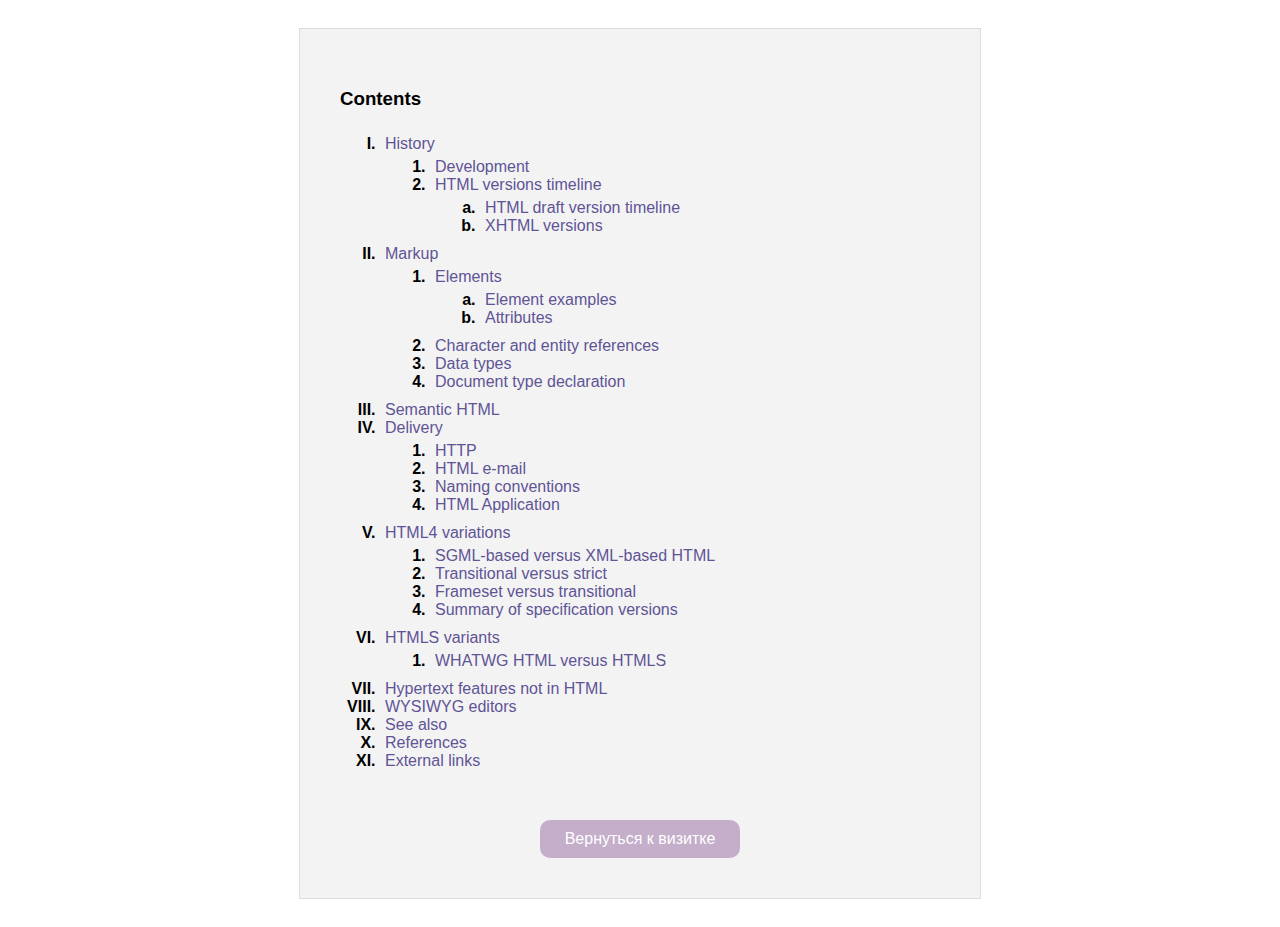
<file: Contents/index-contents.html>
<!DOCTYPE html>
<html lang="ru">
<head>
    <meta charset="UTF-8">
    <title>Contents - Задание 2</title>
    <link rel="stylesheet" href="style-contents.css">
</head>
<body>

    <div class="paper-sheet">
        <h3>Contents</h3>

        <ol class="roman-list">
            <li><span>History</span>
                <ol class="decimal-list">
                    <li><span>Development</span></li>
                    <li><span>HTML versions timeline</span>
                        <ol class="alpha-list">
                            <li><span>HTML draft version timeline</span></li>
                            <li><span>XHTML versions</span></li>
                        </ol>
                    </li>
                </ol>
            </li>
            <li><span>Markup</span>
                <ol class="decimal-list">
                    <li><span>Elements</span>
                        <ol class="alpha-list">
                            <li><span>Element examples</span></li>
                            <li><span>Attributes</span></li>
                        </ol>
                    </li>
                    <li><span>Character and entity references</span></li>
                    <li><span>Data types</span></li>
                    <li><span>Document type declaration</span></li>
                </ol>
            </li>
            <li><span>Semantic HTML</span></li>
            <li><span>Delivery</span>
                <ol class="decimal-list"> 
                    <li><span>HTTP</span> </li>
                    <li><span>HTML e-mail</span> </li>
                    <li><span>Naming conventions</span> </li>
                    <li><span>HTML Application</span> </li>
                </ol>
            </li>
            <li><span>HTML4 variations</span>
                <ol class="decimal-list">
                    <li><span>SGML-based versus XML-based HTML</span></li>
                    <li><span>Transitional versus strict</span></li>
                    <li><span>Frameset versus transitional</span></li>
                    <li><span>Summary of specification versions</span></li>
                </ol>
            </li>
            <li><span>HTMLS variants</span>
                <ol class="decimal-list">
                    <li><span>WHATWG HTML versus HTMLS</span></li>
                </ol>
            </li>
            <li><span>Hypertext features not in HTML</span></li>
            <li><span>WYSIWYG editors</span></li>
            <li><span>See also</span></li>
            <li><span>References</span></li>
            <li><span>External links</span></li>

        </ol>

        <div class="bottom-nav">
            <a href="../index.html" class="btn-back">Вернуться к визитке</a>
        </div>
    </div>

</body>
</html>
</file>
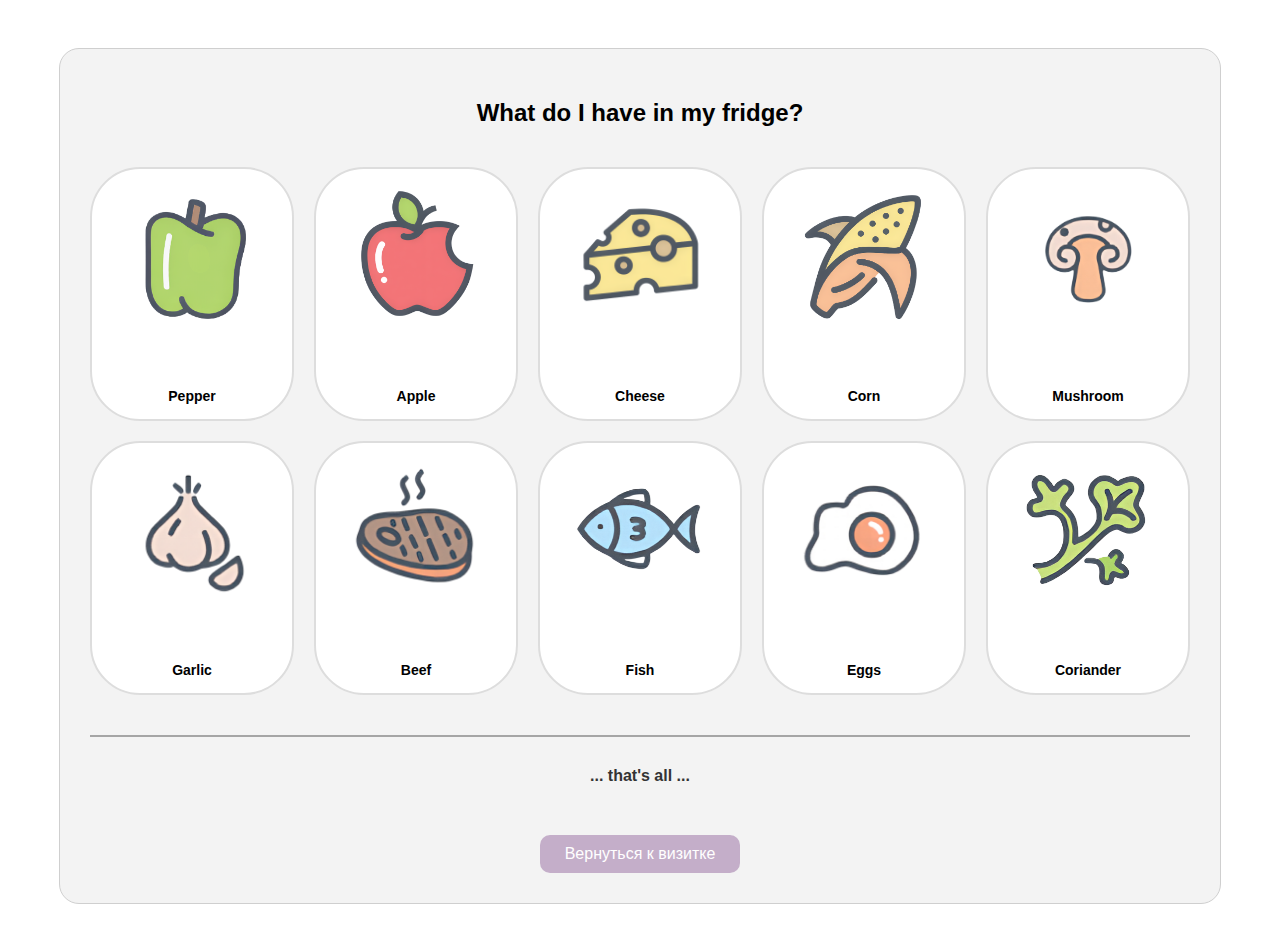
<file: Fridge/index-fridge.html>
<!DOCTYPE html>
<html lang="ru">
<head>
    <meta charset="UTF-8">
    <title>What do I have in my fridge?</title>
    <link rel="stylesheet" href="style-fridge.css">
</head>
<body>

    <div class="fridge-wrapper">
        <h2>What do I have in my fridge?</h2>
        <div class="flex-container">
            <div class="product-card">
                <div class="image-wrapper">
                    <img src="images/pepper.png" alt="Фото студента">
                </div>
                <div class="name">Pepper</div>
            </div>

            <div class="product-card">
                <div class="image-wrapper">
                    <img src="images/apple.png" alt="Фото студента">
                </div>
                <div class="name">Apple</div>
            </div>

            <div class="product-card">
                <div class="image-wrapper">
                    <img src="images/cheese.png" alt="Фото студента">
                </div>
                <div class="name">Cheese</div>
            </div>

            <div class="product-card">
                <div class="image-wrapper">
                    <img src="images/corn.png" alt="Фото студента">
                </div>
                <div class="name">Corn</div>
            </div>

            <div class="product-card">
                <div class="image-wrapper">
                    <img src="images/mushroom.png" alt="Фото студента">
                </div>
                <div class="name">Mushroom</div>
            </div>

            <div class="product-card">
                <div class="image-wrapper">
                    <img src="images/garlic.png" alt="Фото студента">
                </div>
                <div class="name">Garlic</div>
            </div>

            <div class="product-card">
                <div class="image-wrapper">
                    <img src="images/beef.png" alt="Фото студента">
                </div>
                <div class="name">Beef</div>
            </div>

            <div class="product-card">
                <div class="image-wrapper">
                    <img src="images/fish.png" alt="Фото студента">
                </div>
                <div class="name">Fish</div>
            </div>

            <div class="product-card">
                <div class="image-wrapper">
                    <img src="images/eggs.png" alt="Фото студента">
                </div>
                <div class="name">Eggs</div>
            </div>
            
            <div class="product-card">
                <div class="image-wrapper">
                    <img src="images/coriander.png" alt="Фото студента">
                </div>
                <div class="name">Coriander</div>
            </div>
        </div>
    
        <hr>

        <div class="footer-note">... that's all ...</div>

        <div class="bottom-nav">
            <a href="../index.html" class="btn-back">Вернуться к визитке</a>
        </div>
    </div>

</body>
</html>
</file>
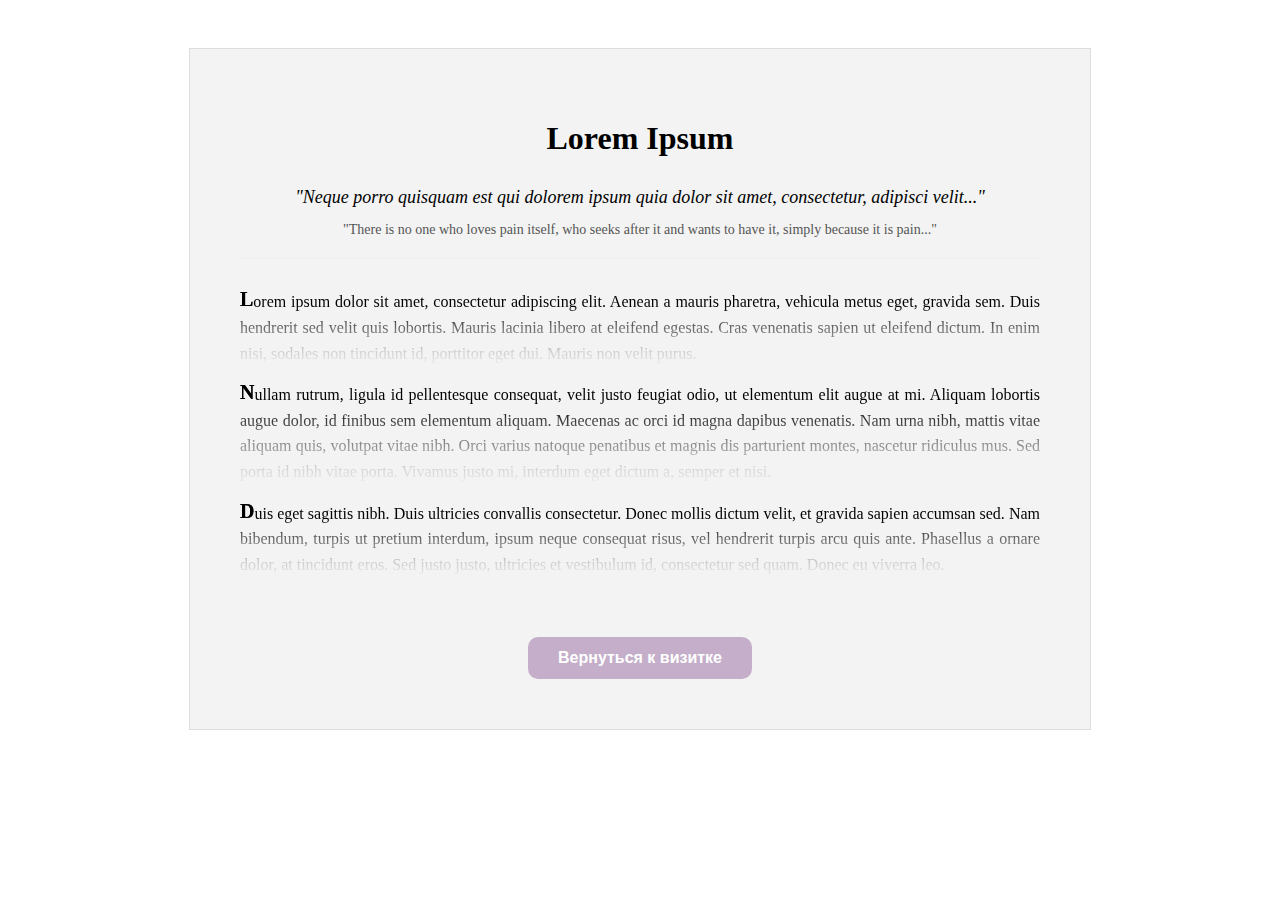
<file: Lorem/index-lorem.html>
<!DOCTYPE html>
<html lang="ru">
<head>
    <meta charset="UTF-8">
    <title>Задание 2: Lorem Ipsum</title>
    <link rel="stylesheet" href="style-lorem.css">
</head>
<body>

    <div class="paper-sheet">
        <h1>Lorem Ipsum</h1>

        <div class="quote-section">
            <p class="italic-text">"Neque porro quisquam est qui dolorem ipsum quia dolor sit amet, consectetur, adipisci velit..."</p>
            <p class="small-text">"There is no one who loves pain itself, who seeks after it and wants to have it, simply because it is pain..."</p>
        </div>

        <hr>

        <div class="main-text">
            <p><span class="first-letter">L</span>orem ipsum dolor sit amet, consectetur adipiscing elit. Aenean a mauris pharetra, vehicula metus eget, gravida sem. Duis hendrerit sed velit quis lobortis. Mauris lacinia libero at eleifend egestas. Cras venenatis sapien ut eleifend dictum. In enim nisi, sodales non tincidunt id, porttitor eget dui. Mauris non velit purus.</span></p>
        </div>

        <div class="main-text">
            <p><span class="first-letter">N</span>ullam rutrum, ligula id pellentesque consequat, velit justo feugiat odio, ut elementum elit augue at mi. Aliquam lobortis augue dolor, id finibus sem elementum aliquam. Maecenas ac orci id magna dapibus venenatis. Nam urna nibh, mattis vitae aliquam quis, volutpat vitae nibh. Orci varius natoque penatibus et magnis dis parturient montes, nascetur ridiculus mus. Sed porta id nibh vitae porta. Vivamus justo mi, interdum eget dictum a, semper et nisi.</span></p>
           
        </div>

        <div class="main-text">
            <p><span class="first-letter">D</span>uis eget sagittis nibh. Duis ultricies convallis consectetur. Donec mollis dictum velit, et gravida sapien accumsan sed. Nam bibendum, turpis ut pretium interdum, ipsum neque consequat risus, vel hendrerit turpis arcu quis ante. Phasellus a ornare dolor, at tincidunt eros. Sed justo justo, ultricies et vestibulum id, consectetur sed quam. Donec eu viverra leo.</span></p>
        </div>

        <div class="bottom-nav">
            <a href="../index.html" class="btn-back">Вернуться к визитке</a>
        </div>
    </div>

</body>
</html>
</file>
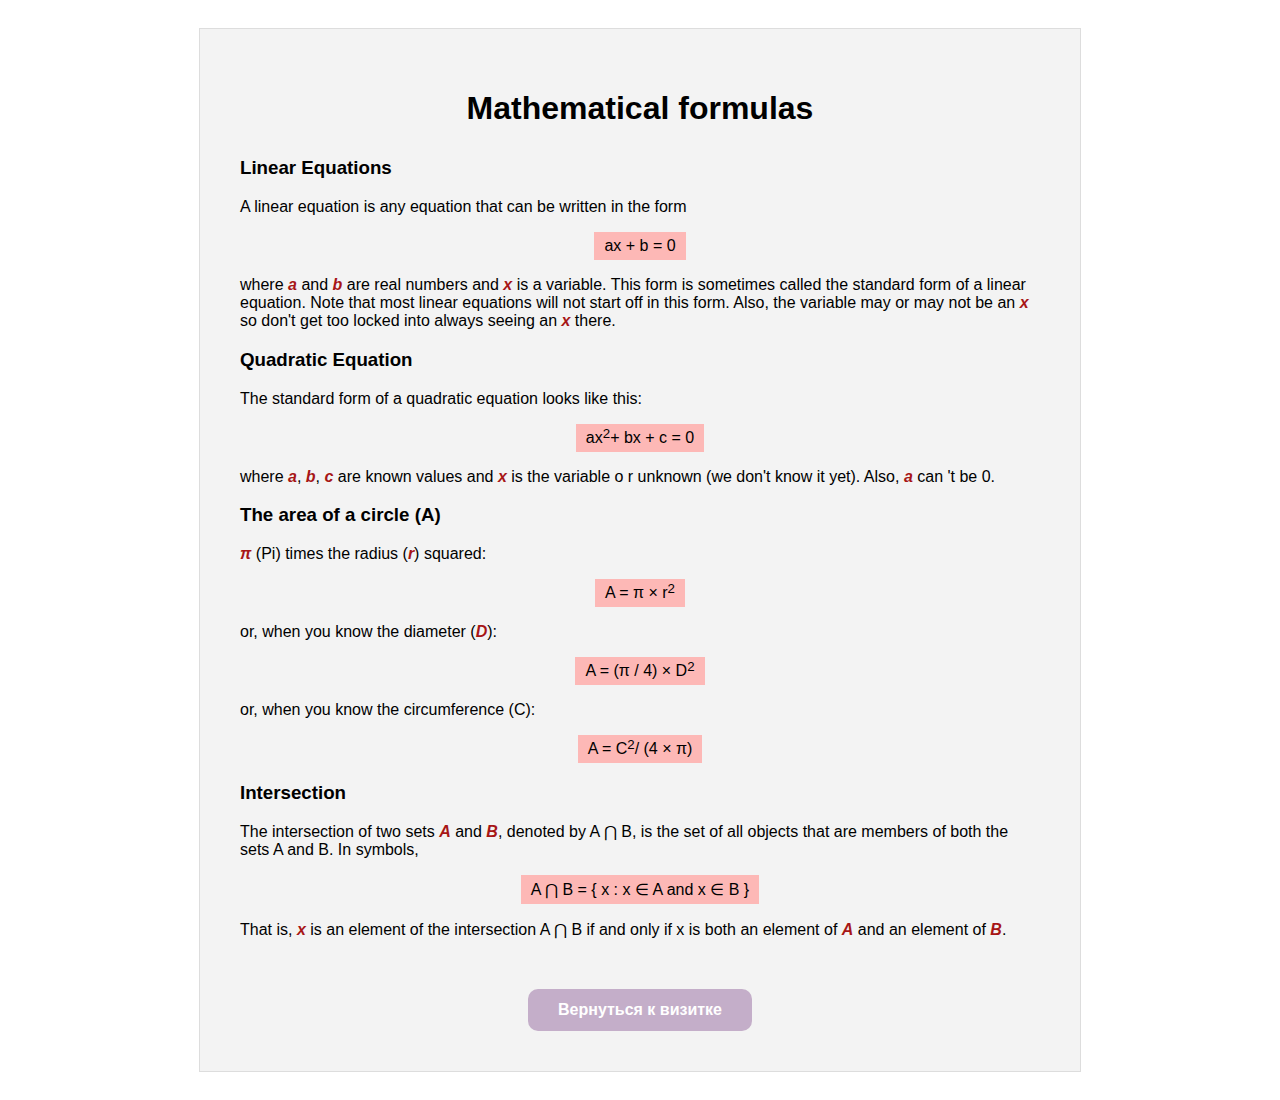
<file: Math/index-math.html>
<!DOCTYPE html>
<html lang="ru">
<head>
    <meta charset="UTF-8">
    <title>Mathematical formulas</title>
    <link rel="stylesheet" href="style-math.css">
</head>
<body>

    <div class="paper-sheet">
        <h1>Mathematical formulas</h1>

        <h3>Linear Equations</h3>
        <p>A linear equation is any equation that can be written in the form</p>
        <div class="formula-box">ax + b = 0</div>
        <p>where <span class="var">a</span> and <span class="var">b</span> are real numbers and <span class="var">x</span> is a variable. This form is sometimes called the standard form of a linear
equation. Note that most linear equations will not start off in this form. Also, the variable may or may not be an <span class="var">x</span>
so don't get too locked into always seeing an <span class="var">x</span> there.</p>

        <h3>Quadratic Equation</h3>
        <p>The standard form of a quadratic equation looks like this:</p>
        <div class="formula-box">ax<sup>2</sup> + bx + c = 0</div>
        <p>where <span class="var">a</span>, <span class="var">b</span>, <span class="var">c</span> are known values and <span class="var">x</span> is the variable o r unknown (we don't know it yet). Also, <span class="var">a</span> can 't be 0.</p>

        <h3>The area of a circle (A)</h3>
        <p><span class="var">&pi;</span> (Pi) times the radius (<span class="var">r</span>) squared:</p>
        <div class="formula-box">A = &pi; &times; r<sup>2</sup></div>

        <p>or, when you know the diameter (<span class="var">D</span>):</p>
        <div class="formula-box">A = (&pi; / 4) &times; D<sup>2</sup></div>

        <p>or, when you know the circumference (C):</p>
        <div class="formula-box">A = C<sup>2</sup>/ (4 &times; &pi;)</div>

        <h3>Intersection</h3>
        <p>The intersection of two sets <span class="var">A</span> and <span class="var">B</span>, denoted by A ⋂ B, is the set of all objects that are members of both the sets
A and B. In symbols,</p>
        <div class="formula-box">A ⋂ B = { x : x &isin; A and x &isin; B }</div>
        <p>That is, <span class="var">x</span> is an element of the intersection A ⋂ B if and only if x is both an element of <span class="var">A</span> and an element of <span class="var">B</span>.</p>

        <div class="bottom-nav">
            <a href="../index.html" class="btn-back">Вернуться к визитке</a>
        </div>
    </div>

</body>
</html>
</file>
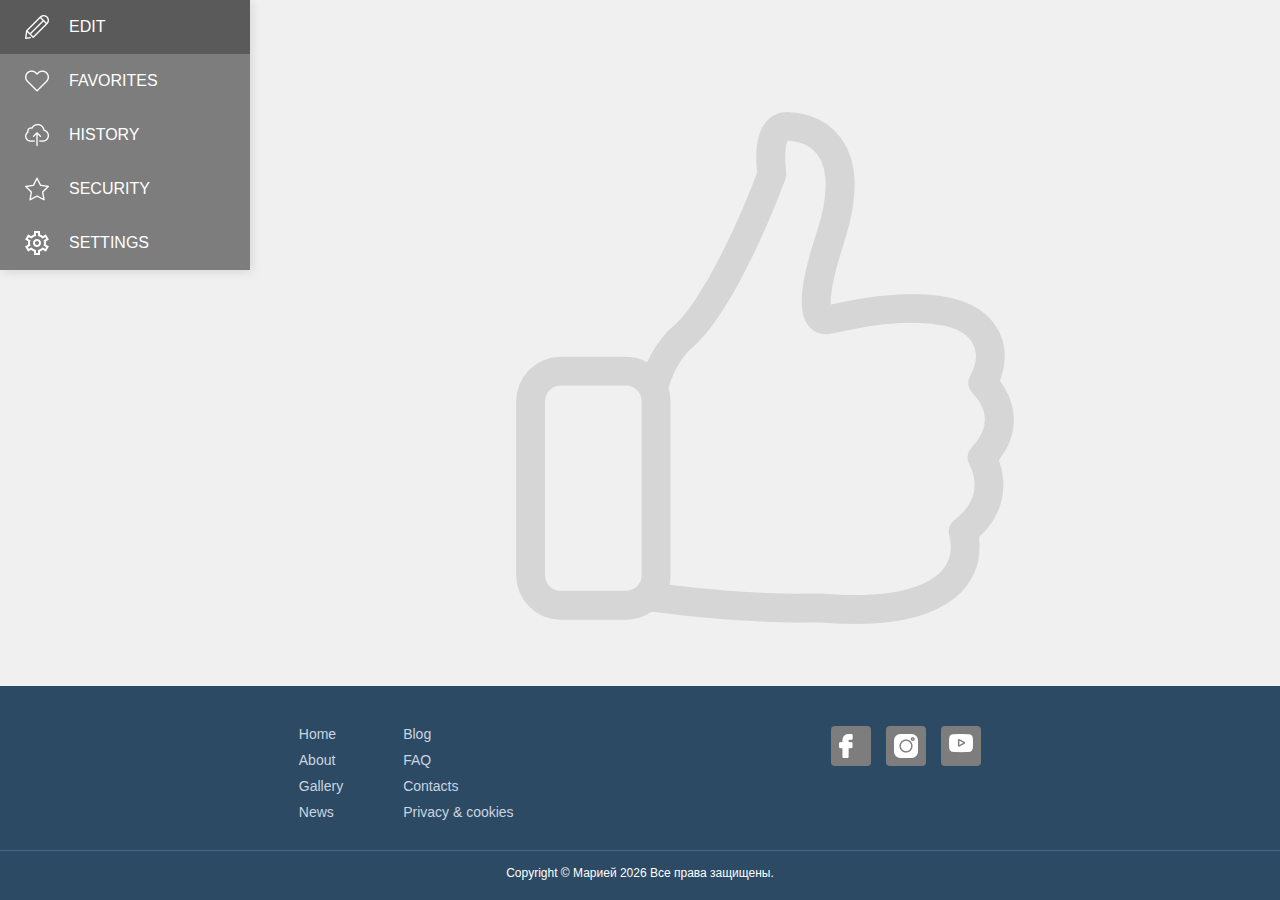
<file: Menu-Footer/index-menu-footer.html>
<!DOCTYPE html>
<html lang="ru">
<head>
    <meta charset="UTF-8">
    <title>Menu and Footer Project</title>
    <link rel="stylesheet" href="style-menu-footer.css">
</head>
<body>

    <nav class="vertical-menu">
        <a href="../Lorem/index-lorem.html" class="menu-item">
            <img src="icons/edit.png" alt="Edit">
            <span>EDIT</span>
        </a>
        <a href="../Seasons/index-seasons.html" class="menu-item">
            <img src="icons/heart.png" alt="Favorites">
            <span>FAVORITES</span>
        </a>
        <a href="../Vehicle/index-vehicle.html" class="menu-item">
            <img src="icons/upload.png" alt="History">
            <span>HISTORY</span>
        </a>
        <a href="../Fridge/index-fridge.html" class="menu-item">
            <img src="icons/star.png" alt="Security">
            <span>SECURITY</span>
        </a>
        <a href="../Contents/index-contents.html" class="menu-item">
            <img src="icons/settings.png" alt="Settings">
            <span>SETTINGS</span>
        </a>
    </nav>

    <div class="content-spacer">
        <img src="icons/free-icon-like-126473.png" alt="like">
        </div>

    <footer class="main-footer">
        <div class="footer-container">
            <div class="footer-links">
                <div class="column">
                    <a href="#">Home</a>
                    <a href="#">About</a>
                    <a href="#">Gallery</a>
                    <a href="#">News</a>
                </div>
                <div class="column">
                    <a href="#">Blog</a>
                    <a href="#">FAQ</a>
                    <a href="#">Contacts</a>
                    <a href="#">Privacy & cookies</a>
                </div>
            </div>

            <div class="social-icons">
                <a href="../index.html" class="social facebook"> <img src="icons/facebook.png" alt="Facebook"></a>
                <a href="../index.html" class="social instagram"> <img src="icons/instagram.png" alt="Instagram"></a>
                <a href="../index.html" class="social youtube"> <img src="icons/youtube.png" alt="YouTube"></a>
            </div>
        </div>
        <div class="copyright">
            Copyright © Марией 2026 Все права защищены.
        </div>
    </footer>

</body>
</html>
</file>
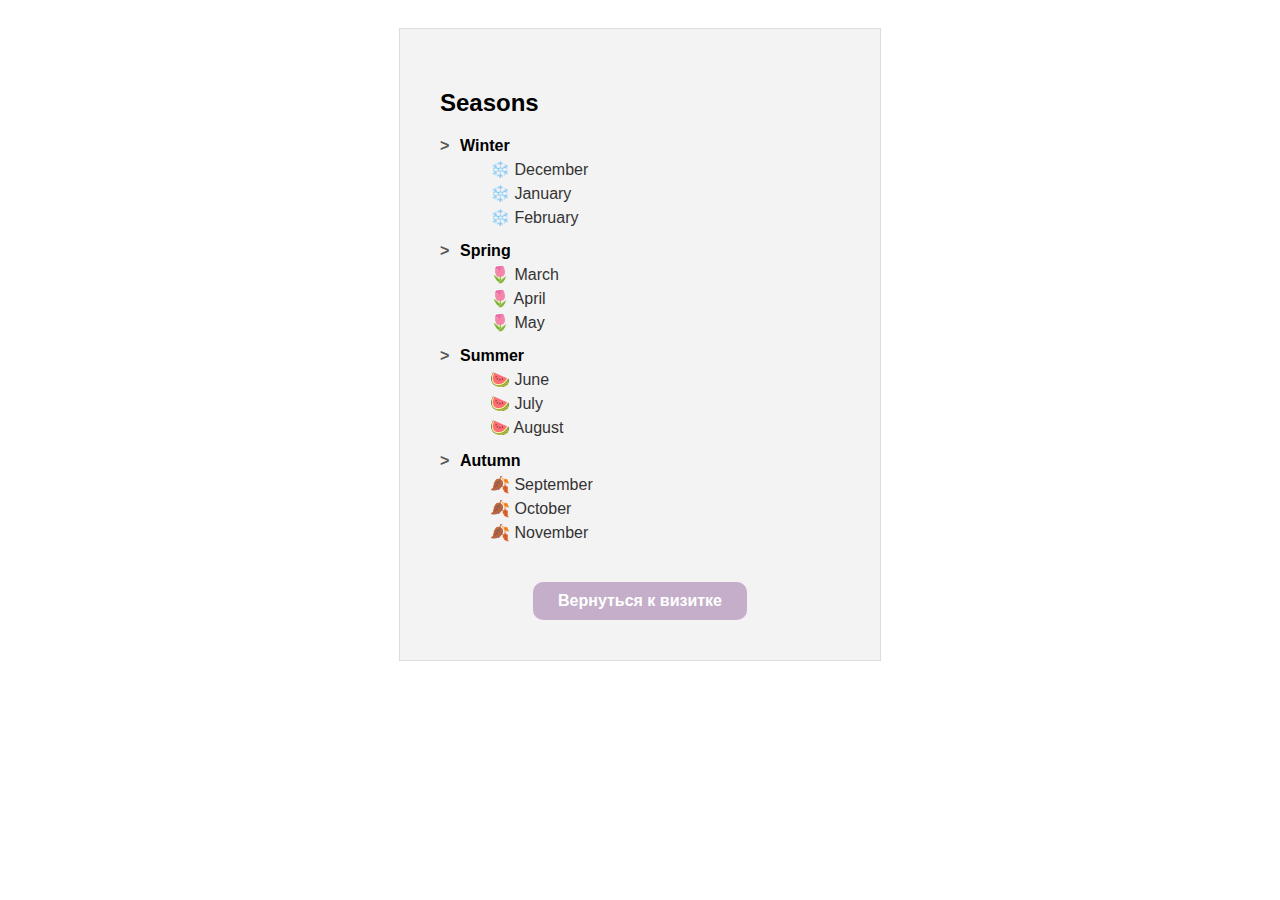
<file: Seasons/index-seasons.html>
<!DOCTYPE html>
<html lang="ru">
<head>
    <meta charset="UTF-8">
    <title>Задание 4</title>
    <link rel="stylesheet" href="style-seasons.css">
</head>
<body>

    <div class="paper-sheet">
        <h2>Seasons</h2>

        <ul class="main-list">
            <li>
                <strong>Winter</strong>
                <ul>
                    <li>❄️ December</li>
                    <li>❄️ January</li>
                    <li>❄️ February</li>
                </ul>
            </li>
            <li>
                <strong>Spring</strong>
                <ul>
                    <li>🌷 March</li>
                    <li>🌷 April</li>
                    <li>🌷 May</li>
                </ul>
            </li>
            <li>
                <strong>Summer</strong>
                <ul>
                    <li>🍉 June</li>
                    <li>🍉 July</li>
                    <li>🍉 August</li>
                </ul>
            </li>
            <li>
                <strong>Autumn</strong>
                <ul>
                    <li>🍂 September</li>
                    <li>🍂 October</li>
                    <li>🍂 November</li>
                </ul>
            </li>
        </ul>

        <div class="bottom-nav">
            <a href="../index.html" class="btn-back">Вернуться к визитке</a>
        </div>
    </div>

</body>
</html>
</file>
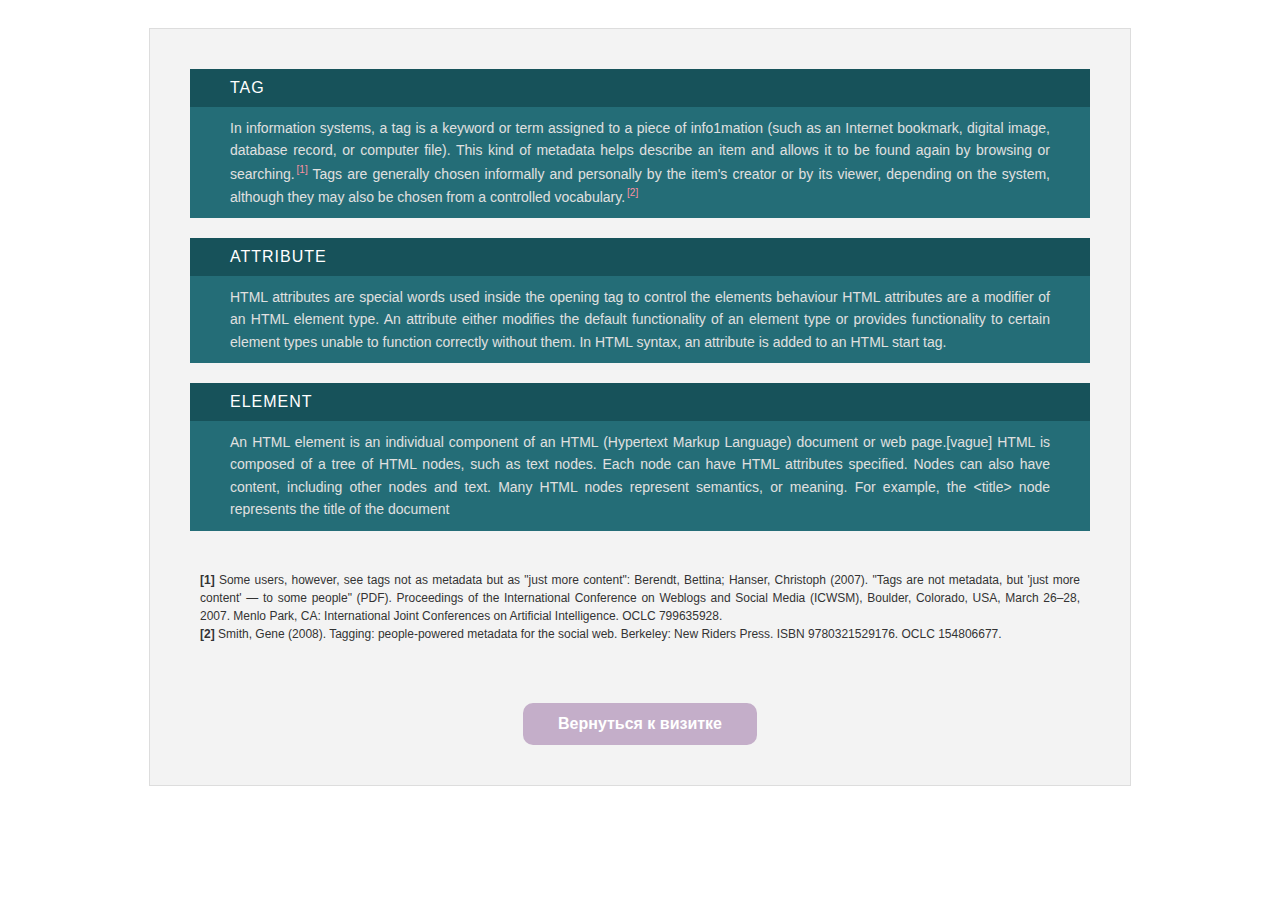
<file: TAE/index-tae.html>
<!DOCTYPE html>
<html lang="en">
<head>
    <meta charset="UTF-8">
    <meta name="viewport" content="width=device-width, initial-scale=1.0">
    <title>TAG-ATTRIBUTE-ELEMENT</title>
    <link rel="stylesheet" href="style-tae.css">
</head>
<body>
    <div class="papper-sheet">
        <div class="text-block">
            <h1>TAG</h1>
            <p>In information systems, a tag is a keyword or term assigned to a piece of info1mation (such as an Internet bookmark, digital
image, database record, or computer file). This kind of metadata helps describe an item and allows it to be found again by
browsing or searching.<sup>[1]</sup> Tags are generally chosen informally and personally by the item's creator or by its viewer,
depending on the system, although they may also be chosen from a controlled vocabulary.<sup>[2]</sup>
            </p>
        </div>

        <div class="text-block">
            <h1>ATTRIBUTE</h1>
            <p>HTML attributes are special words used inside the opening tag to control the elements behaviour HTML attributes are a
modifier of an HTML element type. An attribute either modifies the default functionality of an element type or provides
functionality to certain element types unable to function correctly without them. In HTML syntax, an attribute is added to an
HTML start tag.</p>
        </div>

        <div class="text-block">
            <h1>ELEMENT</h1>
            <p>An HTML element is an individual component of an HTML (Hypertext Markup Language) document or web page.[vague]
HTML is composed of a tree of HTML nodes, such as text nodes. Each node can have HTML attributes specified. Nodes can
also have content, including other nodes and text. Many HTML nodes represent semantics, or meaning. For example, the
&lt;title&gt; node represents the title of the document
            </p>
        </div>
        <footer class="sources">
                <strong>[1]</strong> Some users, however, see tags not as metadata but as "just more content": Berendt, Bettina; Hanser, Christoph (2007). "Tags are not metadata, but 'just more content' — to some people" (PDF). Proceedings of the International Conference on Weblogs and Social Media (ICWSM), Boulder, Colorado, USA, March 26–28, 2007. Menlo Park, CA: International Joint Conferences on Artificial Intelligence. OCLC 799635928. <br>
                <strong>[2]</strong> Smith, Gene (2008). Tagging: people-powered metadata for the social web. Berkeley: New Riders Press. ISBN 9780321529176. OCLC 154806677.    
            </footer>

        <div class="bottom-nav">
            <a href="../index.html" class="btn-back">Вернуться к визитке</a>
        </div>
    </div>
</body>
</html>
</file>
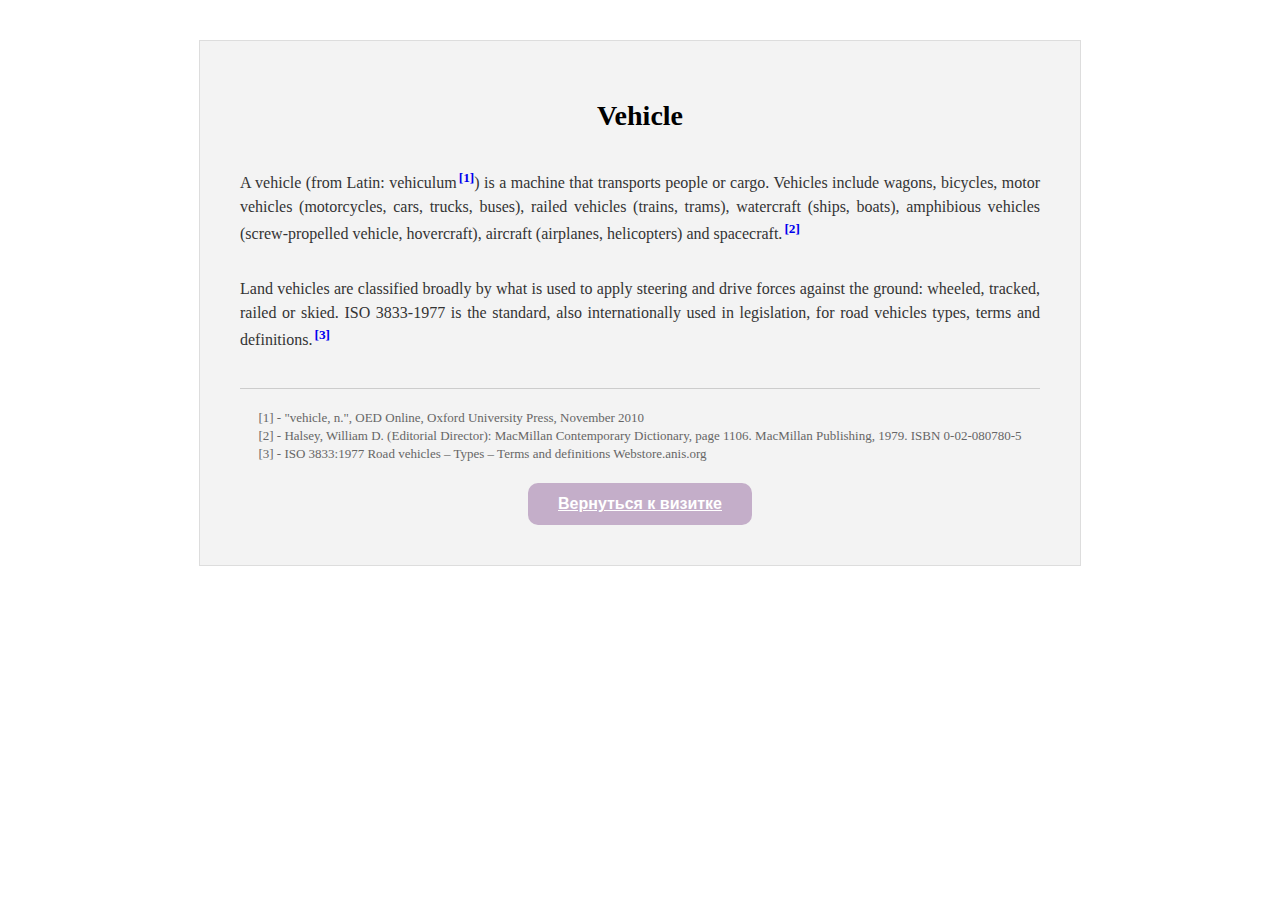
<file: Vehicle/index-vehicle.html>
<!DOCTYPE html>
<html lang="ru">
<head>
    <meta charset="UTF-8">
    <meta name="viewport" content="width=device-width, initial-scale=1.0">
    <title>Задание 1: Vehicle</title>
    <link rel="stylesheet" href="style-vehicle.css">
</head>
<body>

    <div class= "container">
        <section class="paper-sheet">
            <h1>Vehicle</h1>

            <p>
                A vehicle (from Latin: vehiculum<sup>[1]</sup>) is a machine that transports people or cargo. 
                Vehicles include wagons, bicycles, motor vehicles (motorcycles, cars, trucks, buses), 
                railed vehicles (trains, trams), watercraft (ships, boats), amphibious vehicles 
                (screw-propelled vehicle, hovercraft), aircraft (airplanes, helicopters) and spacecraft.<sup>[2]</sup>
            </p>

            <p>
                Land vehicles are classified broadly by what is used to apply steering and drive forces 
                against the ground: wheeled, tracked, railed or skied. ISO 3833-1977 is the standard, 
                also internationally used in legislation, for road vehicles types, terms and definitions.<sup>[3]</sup>
            </p>

            <hr>

            <footer class="sources">
                [1] - "vehicle, n.", OED Online, Oxford University Press, November 2010 <br>
                [2] - Halsey, William D. (Editorial Director): MacMillan Contemporary Dictionary, page 1106. MacMillan Publishing, 1979. ISBN 0-02-080780-5 <br>
                [3] - ISO 3833:1977 Road vehicles – Types – Terms and definitions Webstore.anis.org
            </footer>
            <div class="buttom-nav">
            <a href="../index.html" class="btn-back">Вернуться к визитке</a>
        </div>
        </section>
        

    </div>

</body>
</html>
</file>
<file: Contents/style-contents.css>
body {
    background-color: #ffffff;
    font-family: Arial, sans-serif;
    display: flex;
    justify-content: center;
    padding: 20px;
}

.paper-sheet {
    background-color: #f3f3f3;
    width: 600px;
    padding: 40px;
    border: 1px solid #ddd;
    text-align: left; /* Контент всегда слева */
}

h3 {
    font-weight: bold;
    margin-bottom: 25px;
}

/* Общие настройки для всех списков: жирная черная нумерация */
ol {
    font-weight: bold;
    color: black;
    margin-bottom: 10px;
}

/* Стили для текста: обычный шрифт и синеватый цвет */
ol li span {
    font-weight: normal;
    color: #605496; /* Цвет текста из примера */
    margin-left: 5px;
}

/* Типы нумерации для уровней */
.roman-list { list-style-type: upper-roman; } /* I. II. III. */
.decimal-list { list-style-type: decimal; }     /* 1. 2. 3. */
.alpha-list { list-style-type: lower-alpha; }   /* a. b. c. */

/* Настройка отступов для вложенности */
ol ol {
    margin-left: 10px;
    margin-top: 5px;
}

/* Кнопка */
.bottom-nav {
    margin-top: 50px;
    text-align: center;
}

.btn-back {
    display: inline-block;
    padding: 10px 25px;
    background-color: #c4aec9;
    color: white;
    text-decoration: none;
    border-radius: 10px;
}
</file>
<file: Fridge/style-fridge.css>
body {
    background-color: #ffffff;
    font-family: 'Segoe UI', Tahoma, Geneva, Verdana, sans-serif;
    display: flex;
    justify-content: center;
    padding: 40px;
}

.fridge-wrapper {
    background-color: #f3f3f3;
    width: fit-content;
    margin: 0 auto ;
    max-width: 1100px;
    padding: 30px;
    text-align: center;
    border-radius: 20px;
    border: 1px solid #cfcfcf;
}

h2 { margin-bottom: 40px; font-weight: bold; }


/* Сетка Flexbox */
.flex-container {
    display: flex;
    flex-wrap: wrap;
    justify-content: flex-start; 
    gap: 20px;
    margin-bottom: 40px;
    width: 100%;
}

/* Карточка продукта */
.product-card {
    width: 170px;
    height: 220px;
    border: 2px solid #ddd;
    border-radius: 50px;
    display: flex;
    flex-direction: column;
    align-items: center;
    padding: 15px;
    background-color: #fff;
}
.image-wrapper {
    width: 150px;  /* Жестко задаем ширину области под фото */
    height: 150px; /* Жестко задаем высоту области под фото */
    display: flex;
    align-items: center;
    justify-content: center;
    margin-bottom: 10px;
}
.image-wrapper img {
    max-width: 100%;
    max-height: 100%;
    border-radius: 10px;
}
.name {
    font-weight: bold;
    font-size: 14px;
    margin-top: auto; /* Прижимает название к низу, если картинка маленькая */
}

.footer-note {
    font-weight: bold;
    color: #333;
    margin-top: 20px;
}
hr {
    border: 0;
    border-top: 2px solid #a5a5a5;
    margin: 20px 0 30px 0;
}

/* Кнопка назад */
.bottom-nav { margin-top: 50px; }
.btn-back {
    display: inline-block;
    padding: 10px 25px;
    background-color: #c4aec9;
    color: white;
    text-decoration: none;
    border-radius: 10px;
}
</file>
<file: Lorem/style-lorem.css>
body {
    background-color: #ffffff;
    font-family: "Times New Roman", Times, serif;
    display: flex;
    justify-content: center;
    padding: 40px 20px;
}
.main-text {
    width: 100%;
    /* Создаем градиент: от черного сверху до почти белого снизу */
    background: linear-gradient(to bottom, #000 20%, #ccc 80%, #eee 100%);
    background-clip: text;
    -webkit-text-fill-color: transparent;
    text-align: justify;
    line-height: 1.6;
}

.paper-sheet {
    background-color: #f3f3f3;
    max-width: 800px;
    padding: 50px;
    border: 1px solid #ddd;
    text-align: justify; /* Ровный край текста */
}

h1 {
    text-align: center;
    font-size: 32px;
    margin-bottom: 30px;
}

/* Стили для цитат под заголовком */
.quote-section {
    text-align: center;
    margin-bottom: 20px;
}

.italic-text {
    font-style: italic;
    font-size: 18px;
    margin-bottom: 5px;
}

.small-text {
    font-size: 14px;
    color: #555;
}

hr {
    border: 0;
    border-top: 1px solid #eee;
    margin: 20px 0 30px 0;
}

/* Буквица (первая буква) */
.first-letter {
    font-weight: bold;
    font-size: 20px;
    float: left; /* Чтобы текст обтекал букву */
    line-height: 1;
}


/* Кнопка навигации (без теней) */
.bottom-nav {
    margin-top: 60px;
    text-align: center;
}

.btn-back {
    display: inline-block;
    padding: 12px 30px;
    background-color: #c4aec9;
    color: white;
    text-decoration: none;
    border-radius: 10px;
    font-family: Arial, sans-serif;
    font-weight: bold;
}
</file>
<file: Math/style-math.css>
body {
    background-color: #ffffff;
    font-family: Arial, sans-serif;
    display: flex;
    justify-content: center;
    padding: 20px;
}
sup{
    position: relative;
    top: -0.2em;             
}

.paper-sheet {
    background-color: #f3f3f3;
    max-width: 800px;
    padding: 40px;
    border: 1px solid #ddd;
}

h1 { text-align: center; margin-bottom: 30px; }

/* Розовые блоки для формул */
.formula-box {
    background-color: #fdb8b6; 
    display: flex;
    width: fit-content;
    padding: 5px 10px;
    margin: 15px auto;
    font-family: Arial, Helvetica, sans-serif;
    text-align: center;
}


.var {
    color: #a71616;
    font-style: italic;
    font-weight: bold;
}

.bottom-nav {
    margin-top: 50px;
    text-align: center;
}

.btn-back {
    display: inline-block;
    padding: 12px 30px;
    background-color: #c4aec9;
    color: white;
    text-decoration: none;
    border-radius: 10px;
    font-weight: bold;
}
</file>
<file: Menu-Footer/style-menu-footer.css>
/* Общие настройки страницы */
body {
    margin: 0;
    padding: 0;
    font-family: Arial, sans-serif;
    background-color: #f0f0f0;
    min-height: 100vh;      /* Растягиваем на всю высоту экрана */
    display: flex;
    flex-direction: column; /* Элементы идут друг за другом сверху вниз */
}

/* --- Задание №2: Вертикальное меню --- */
.vertical-menu {
    width: 250px;
    background-color: #7d7d7d; /* Основной серый фон */
    position: absolute;        /* Вырываем из потока и прижимаем к углу */
    box-shadow: 2px 2px 10px rgba(0,0,0,0.1);
}

.menu-item {
    display: flex;
    align-items: center;
    padding: 15px 25px;
    text-decoration: none;
    color: white;
    transition: background 0.3s;
}

.menu-item img {
    width: 24px;
    margin-right: 20px;
}

/* Эффект как у SECURITY на скриншоте */
.menu-item:hover {
    background-color: #5a5a5a; 
}

/* --- Задание №4: Футер --- */
.main-footer {
    background-color: #2c4a63; /* Темно-синий фон */
    color: white;
    padding: 40px 0 20px 0;
    margin-top: auto;          /* МАГИЯ: прижимает футер к самому низу страницы */
    width: 100%;
}

.footer-container {
    display: flex;
    justify-content: space-around;
    max-width: 1000px;
    margin: 0 auto;
}

/* Колонки и ссылки */
.footer-links { display: flex; gap: 60px; }
.column { display: flex; flex-direction: column; gap: 10px; }

.footer-links a {
    color: #cbd5e0;
    text-decoration: none;
    font-size: 14px;
}

.footer-links a:hover {
    text-decoration: underline; /* Подчеркивание при наведении */
}

/* Иконки соцсетей с фоновыми картинками */
.social-icons { display: flex; gap: 15px; }

.social {
    width: 40px;
    height: 40px;
    background-color: #7d7d7d; /* Серый фон иконок по умолчанию */
    border-radius: 4px;
    background-size: 60%;
    background-position: center;
    background-repeat: no-repeat;
    display: flex;          /* Делаем квадрат флекс-контейнером */
    align-items: center;    /* Центрируем иконку по вертикали */
    justify-content: center; /* Центрируем иконку по горизонтали */
    transition: background-color 0.3s; /* Плавная смена цвета */
    cursor: pointer;
}

/* Пример смены цвета фона (как в ТЗ через background-image/color) */
.youtube:hover {
    background-color: #ff0000; /* Становится красным при наведении на YouTube */
}
.instagram:hover {
    background-color: #e1306c; /* Становится розовым при наведении на Instagram */
}
.facebook:hover {
    background-color: #3b5998; /* Становится синим при наведении на Facebook */
}
.social img {
    max-width: 24px;  /* Ограничиваем размер самой картинки внутри квадрата */
    height: auto;
    display: block;
}

.copyright {
    text-align: center;
    margin-top: 30px;
    font-size: 12px;
    border-top: 1px solid #4a6a8a;
    padding-top: 15px;
}
.content-spacer {
    display: flex;
    justify-content: center; /* Центрирует картинку по горизонтали */
    align-items: center;     /* Центрирует картинку по вертикали */
    margin-left: 270px;      /* Отступ справа от твоего меню (250px + зазор) */
    margin-top: 50px;
    margin-right: 20px;      /* Чтобы картинка не прилипала к правому краю */
    flex-grow: 1;            /* Заставляет блок занимать всё свободное место */
    min-height: 400px;       /* Высота области, чтобы было что центровать */
}

.content-spacer img {
    max-width: 100%;         /* Картинка не будет шире экрана */
    height: auto;            /* Сохраняет пропорции при уменьшении */
    opacity: 0.1;            /* Прозрачность (0.0 — невидимая, 1.0 — плотная) */

}
</file>
<file: Seasons/style-seasons.css>
body {
    background-color: #ffffff;
    font-family: Arial, sans-serif;
    display: flex;
    justify-content: center;
    padding: 20px;
}

.paper-sheet {
    background-color: #f3f3f3;
    width: 400px; /* Сделаем лист поуже, как на картинке */
    padding: 40px;
    border: 1px solid #ddd;
}

h2 {
    margin-bottom: 20px;
}

/* Настройки основного списка */
.main-list {
    list-style-type: none; /* Убираем стандартные точки */
    padding-left: 20px;
}

/* Настройки для заголовков времен года (с галочкой) */
.main-list > li {
    margin-bottom: 15px;
    position: relative;
}

/* Рисуем галочку ">" перед временем года */
.main-list > li::before {
    content: ">";
    position: absolute;
    left: -20px;
    color: #555;
    font-weight: bold;
}

/* Настройки для списка месяцев */
.main-list ul {
    list-style-type: none; /* Убираем точки у месяцев */
    padding-left: 30px;    /* Делаем отступ вправо */
    margin-top: 5px;
}

.main-list ul li {
    margin-bottom: 5px;
    color: #333;
}

/* Кнопка навигации (плоская) */
.bottom-nav {
    margin-top: 40px;
    text-align: center;
}

.btn-back {
    display: inline-block;
    padding: 10px 25px;
    background-color: #c4aec9;
    color: white;
    text-decoration: none;
    border-radius: 10px;
    font-weight: bold;
}
</file>
<file: TAE/style-tae.css>
body {
    background-color: #ffffff;
    font-family: Arial, sans-serif;
    display: flex;
    justify-content: center;
    padding: 20px;
}

.papper-sheet {
    background-color: #f3f3f3;
    max-width: 900px;
    padding: 40px;
    border: 1px solid #ddd;
}

/* Контейнер для каждого раздела (Tag, Attribute, Element) */
.text-block {
    margin-bottom: 20px;
    background-color: #17525a; /* Темно-бирюзовый фон блока */
}

/* Заголовок внутри блока */
.text-block h1 {
    color: white;
    font-size: 16px;
    margin: 0;
    padding: 10px 40px;
    letter-spacing: 1px;
    font-weight: normal;
}

/* Текст внутри блока (белый на темном фоне) */
.text-block p {
    background-color: #246d77; /* Чуть более светлый оттенок для текста */
    color: #e0e0e0;
    margin: 0;
    padding: 10px 40px;
    line-height: 1.6;
    text-align: justify;
    font-size: 14px;
}

/* Сноски в тексте [1], [2] */
sup {
    font-size: 10px;
    color: #f990a1; 
    margin-left: 2px;
    text-align: justify;
}

.sources strong{
    font-weight: bold;
}

/* Источники внизу страницы */
.sources {
    font-size: 12px;
    color: #333;
    line-height: 1.5;
    margin-top: 40px;
    padding: 0 10px;
    text-align: justify;
}

.sources br {
    display: block;
    margin-bottom: 10px;
    content: "";
}


/* Кнопка навигации */
.bottom-nav {
    margin-top: 60px;
    text-align: center;
}

.btn-back {
    display: inline-block;
    padding: 12px 35px;
    background-color: #c4aec9;
    color: white;
    text-decoration: none;
    border-radius: 10px;
    font-weight: bold;
}
</file>
<file: Vehicle/style-vehicle.css>
/* Настройки фона всей страницы */
body {
    background-color:  #ffffff;
    font-family: "Times New Roman", Times, serif; /* Шрифт как в документах */
    color: #333;
    margin: 0;
    padding: 20px;
}
hr {
    border: 0;
    border-top: 1px solid #ccc; /* Цвет линии */
    margin: 20px 0;
    width: 100%; /* Линия на всю ширину текстового блока */
}

/* Центрируем содержимое */
.container {
    display: flex;
    justify-content: center;
    padding-top: 20px;
}

/* Блок, имитирующий лист бумаги или карточку из задания */
/* Центрируем текст внутри листа */
.paper-sheet {
    display: flex;
    flex-direction: column; /* Элементы идут сверху вниз */
    align-items: center;    /* Центрирует всё содержимое листа по горизонтали */
    text-align: center;     /* Центрирует сам текст внутри абзацев */
    max-width: 800px;
    background-color: #f3f3f3;
    padding: 40px;
    border: 1px solid #ddd;

}

/* Ограничиваем ширину текста, чтобы он не растягивался слишком сильно */
.main-text {
    width: 100%;
    margin-bottom: 20px;
}

/* Заголовок Vehicle */
h1 {
    font-size: 28px;
    margin-bottom: 20px;
    color: #000;
}

/* Текст абзацев */
p {
    font-size: 16px;
    line-height: 1.5;
    margin-bottom: 15px;
    text-align: justify; /* Текст ровный по краям */
}

/* Синие сноски [1], [2] */
sup {
    font-weight: bold;
    color: #0000ee;
    margin-left: 2px;
}


/* Список источников внизу */
.sources {
    font-size: 13px;
    color: #666;
    line-height: 1.4;
    text-align: left;
}
/* Стиль для кнопки возврата */
.btn-back {
    display: inline-block;
    padding: 12px 30px;
    background-color: #c4aec9;
    color: white;
    border-radius: 10px;
    font-family: Arial, sans-serif;
    font-weight: bold;
    margin-top: 20px
}
</file>
